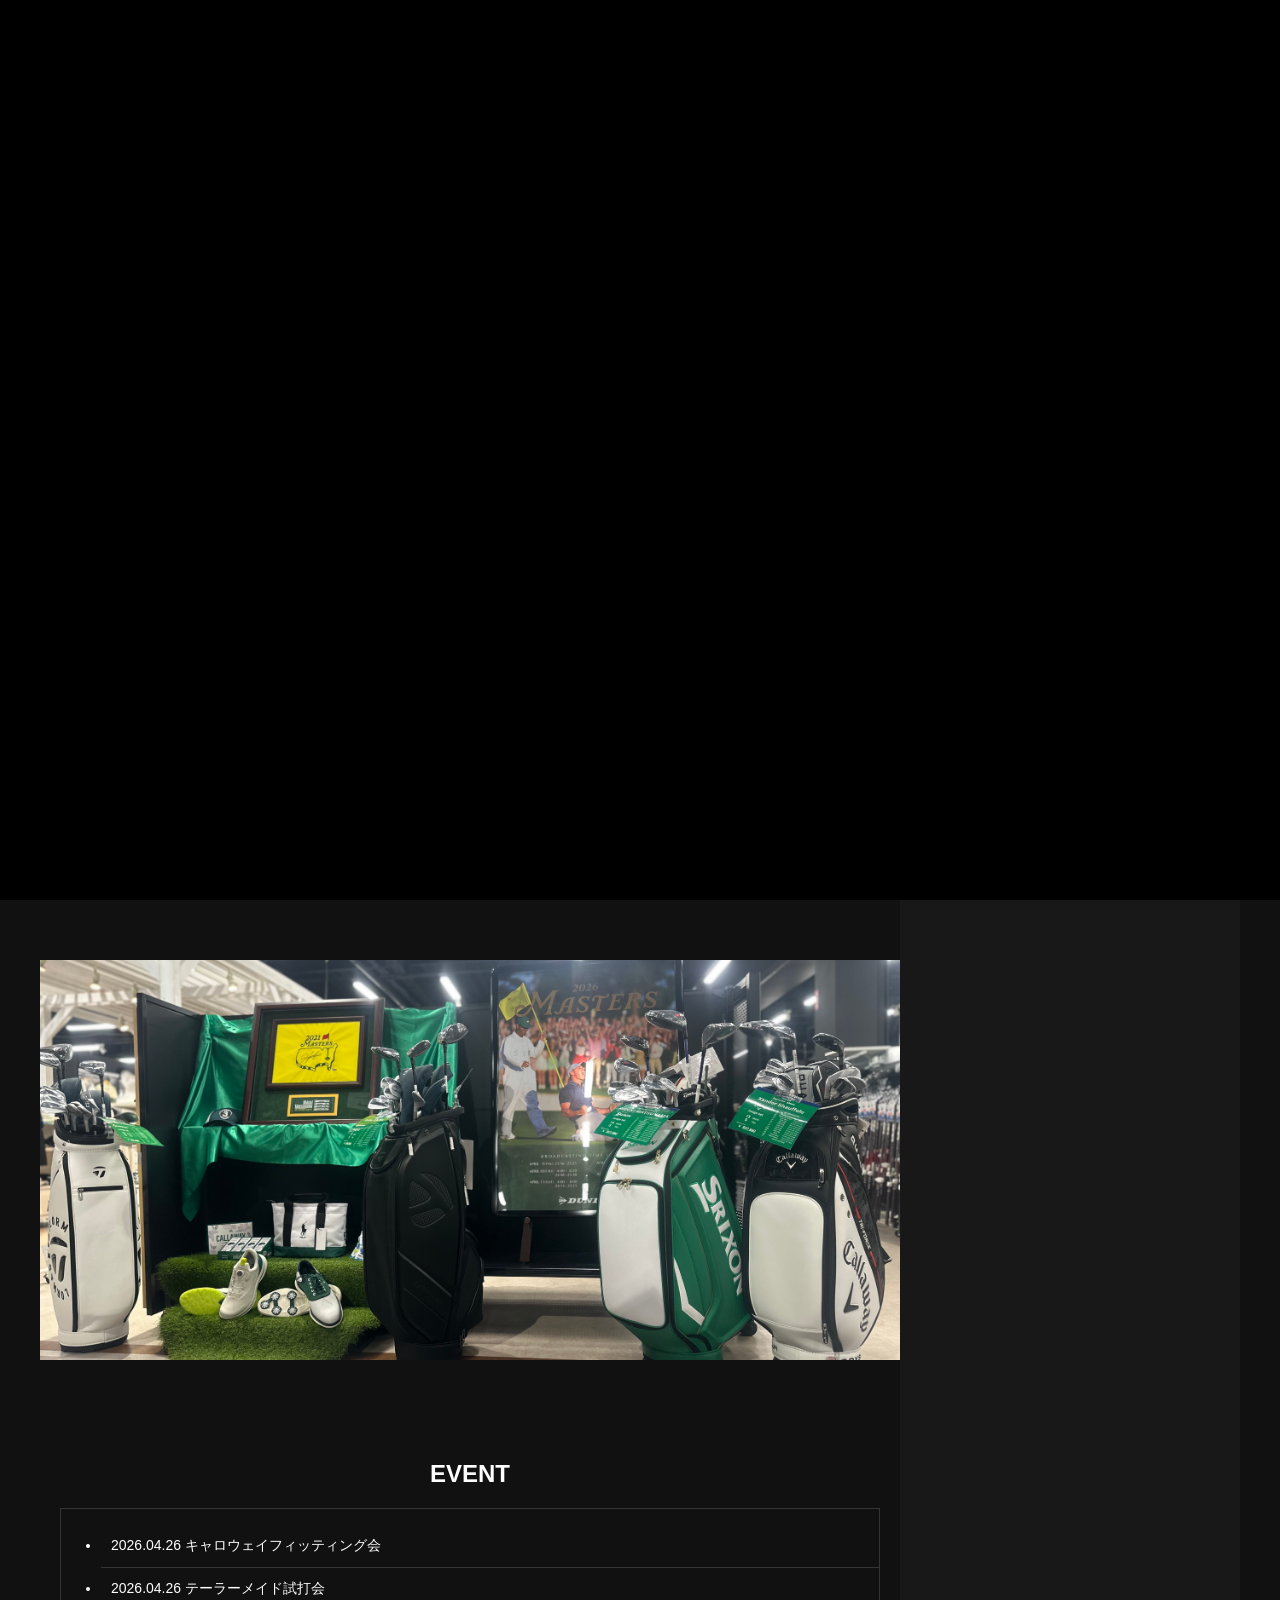
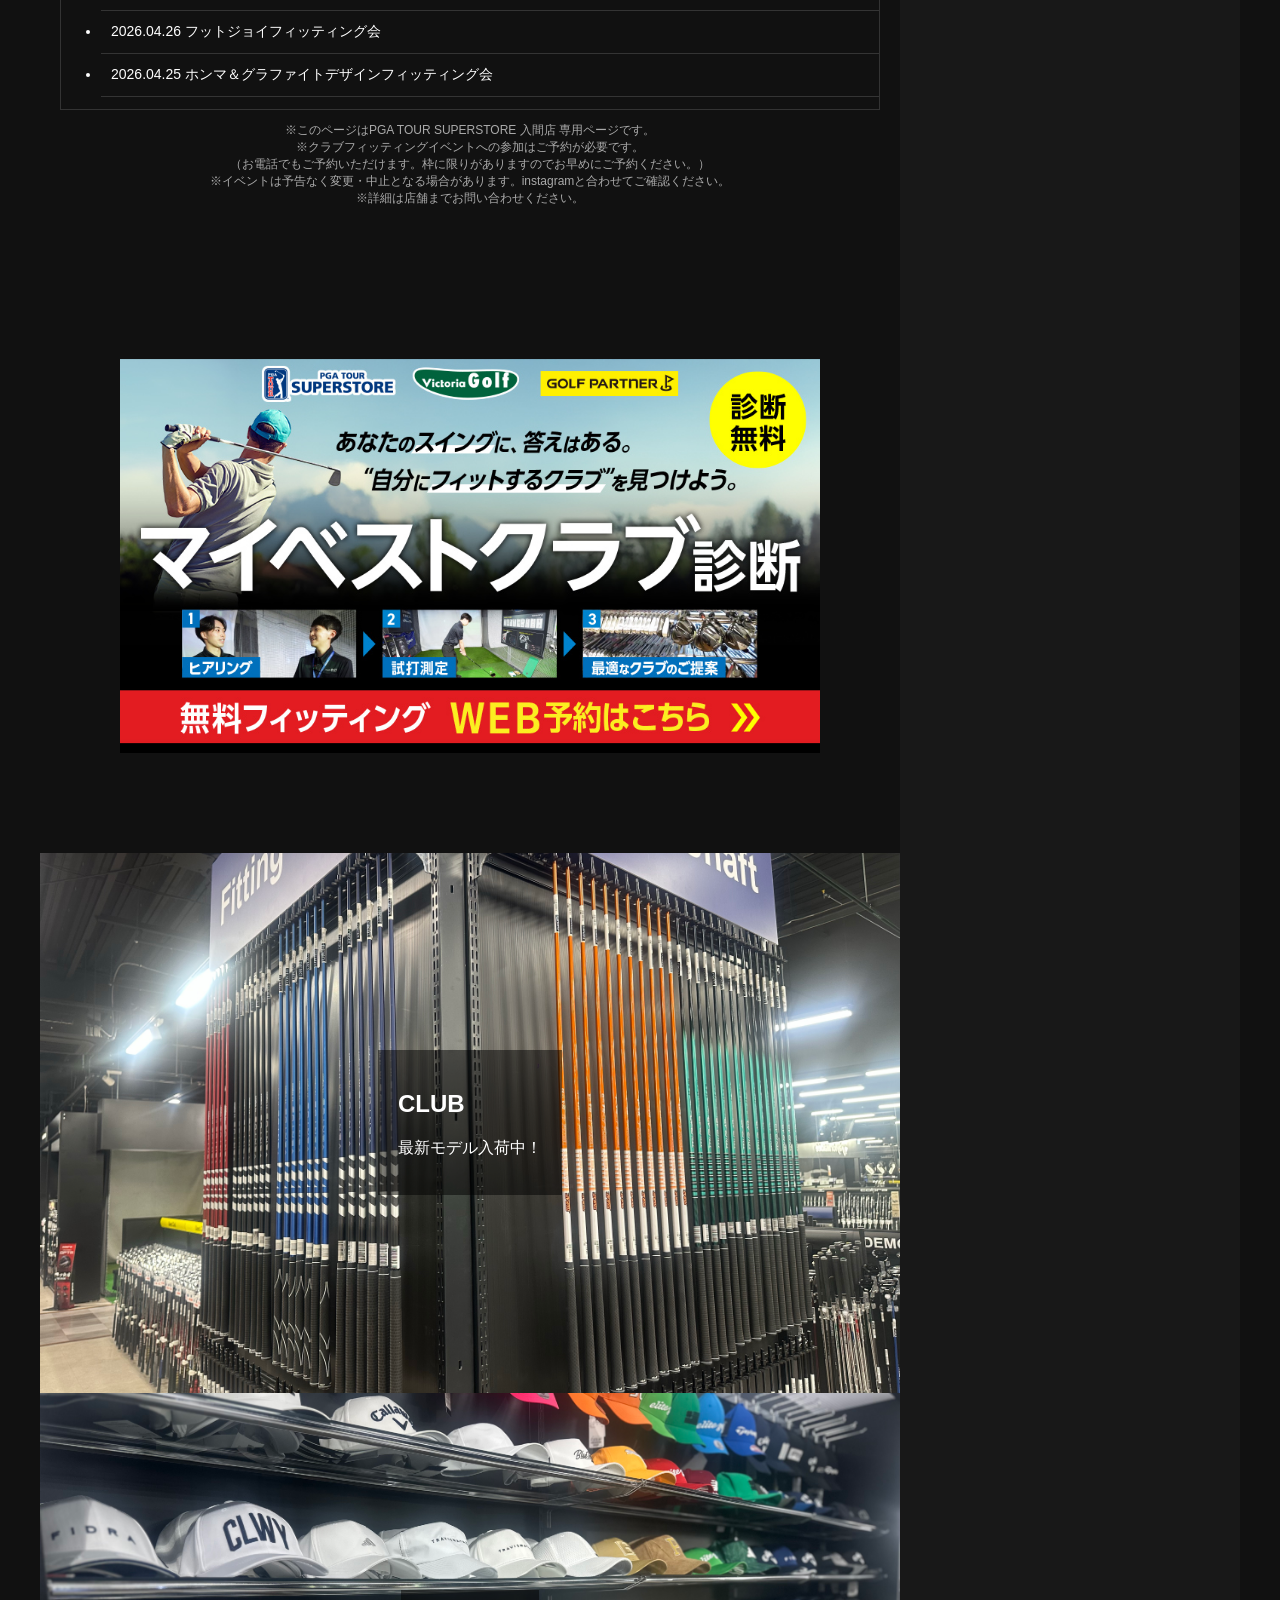
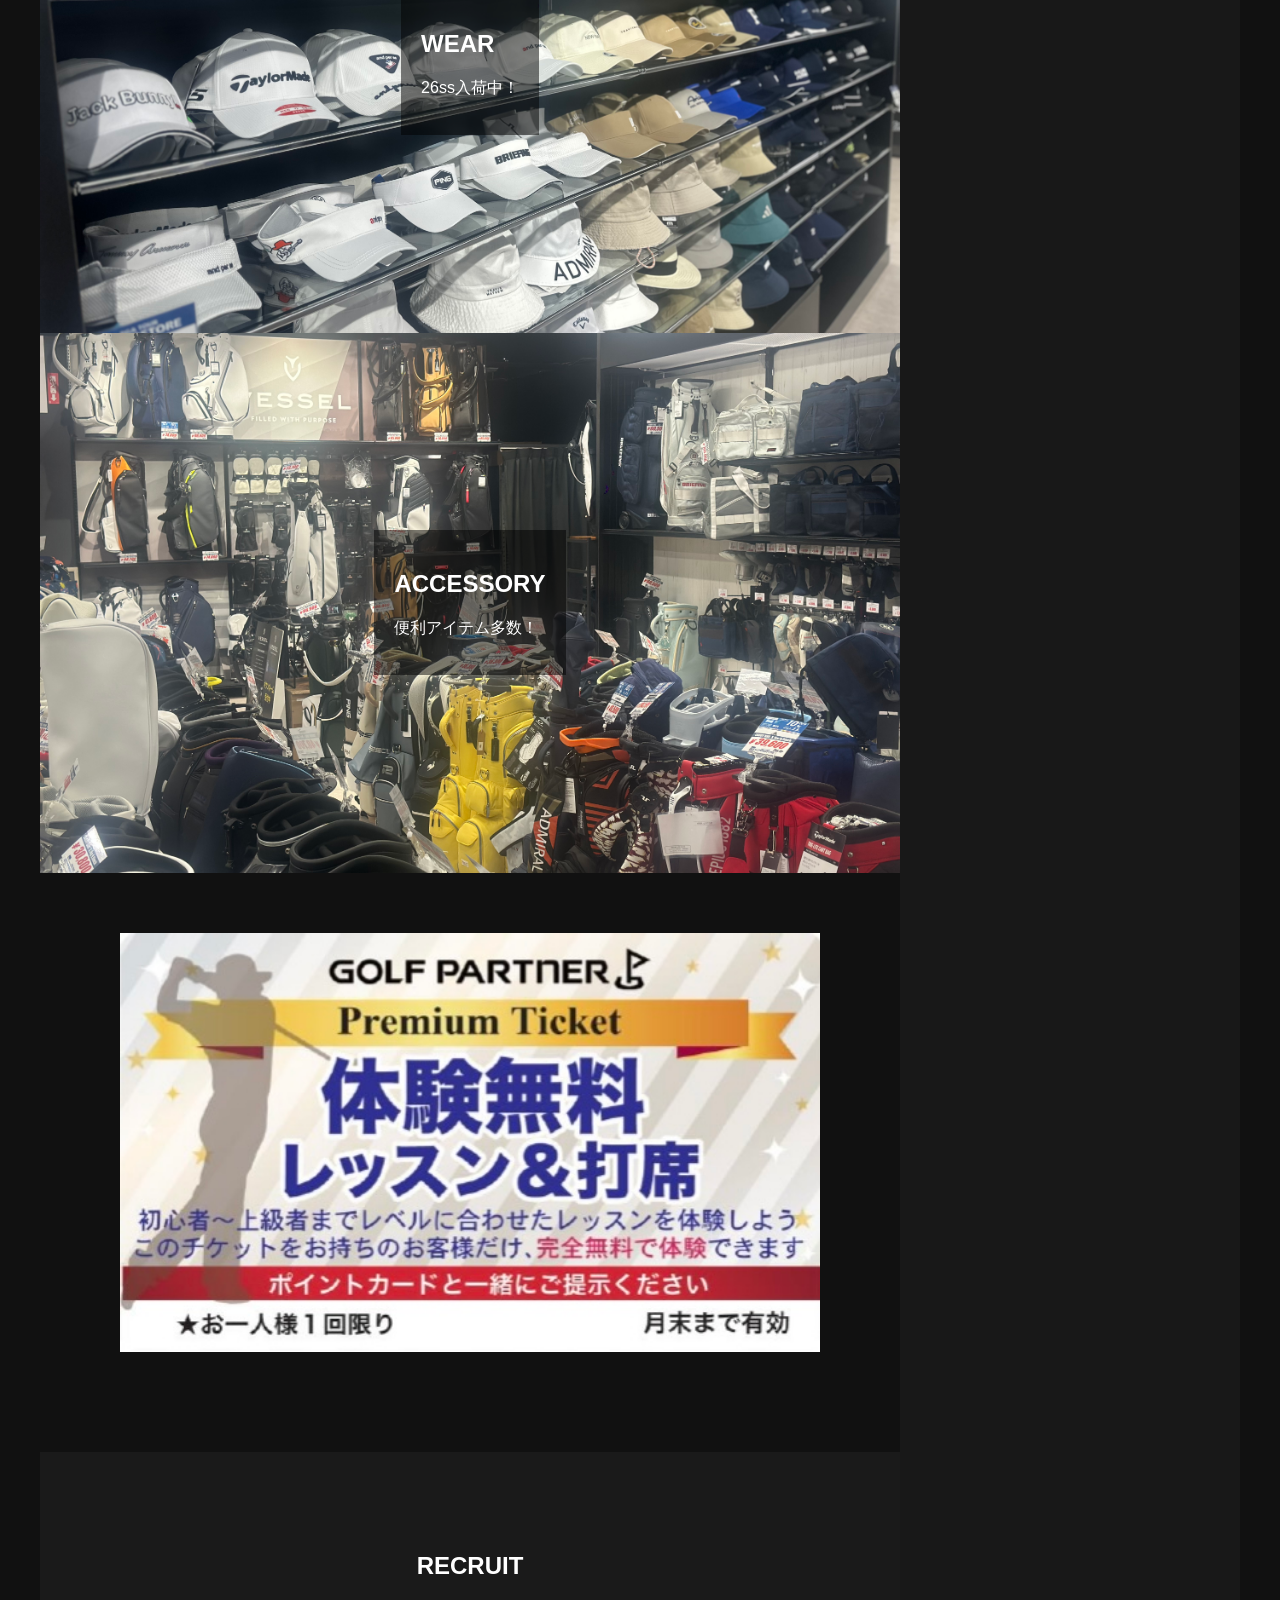
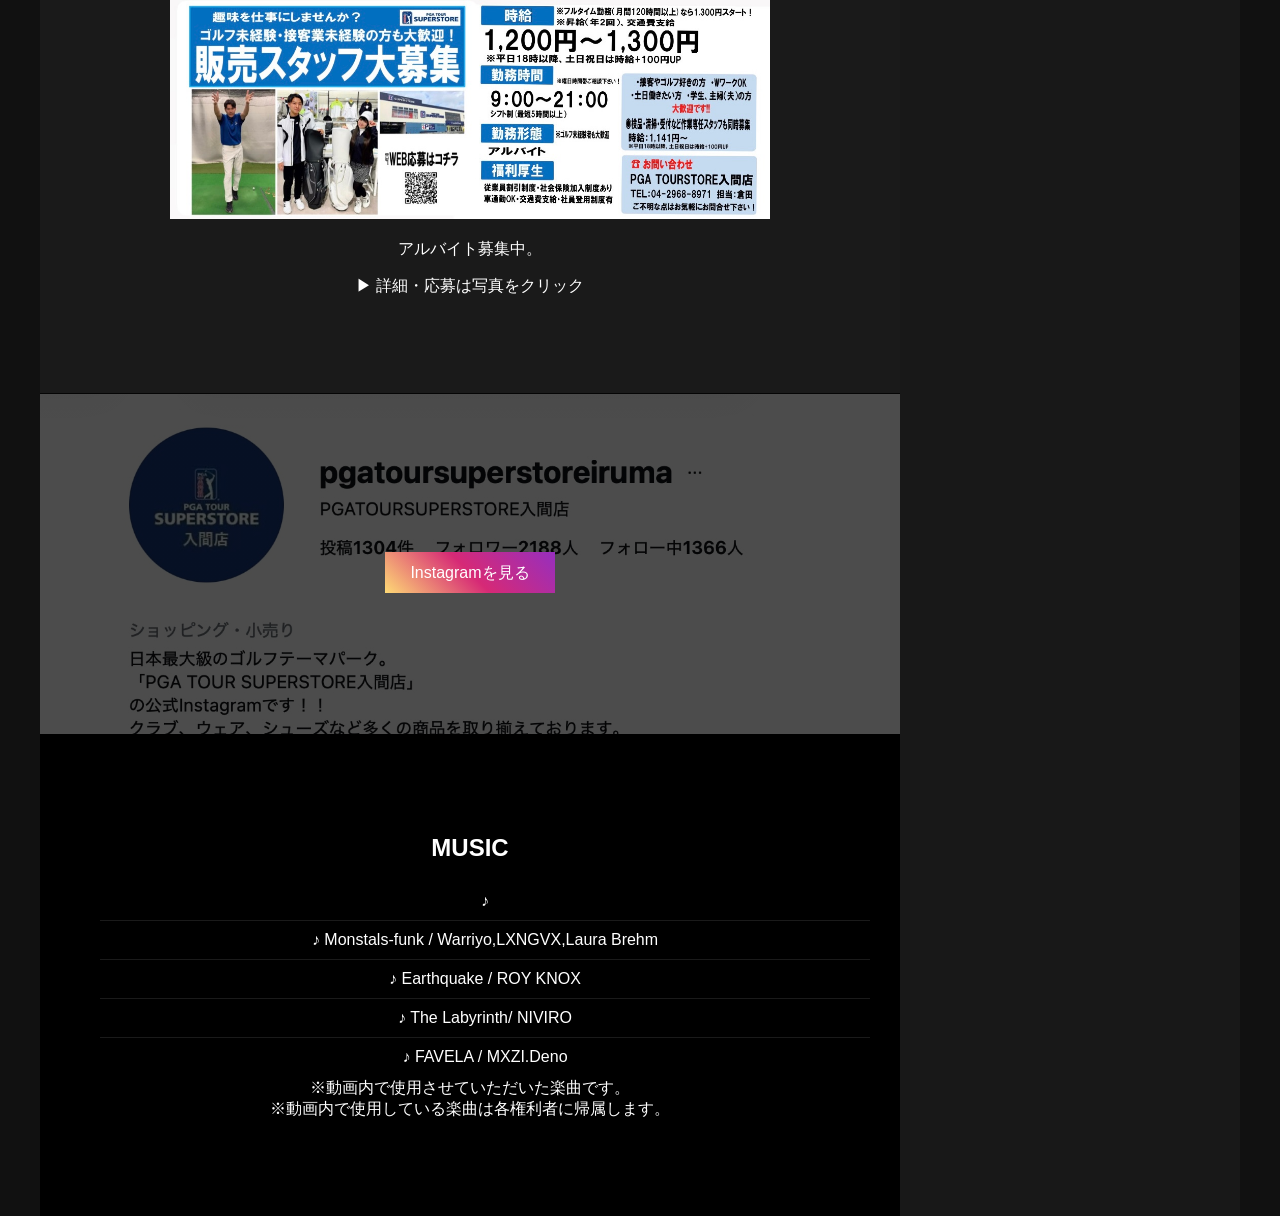
<file: index.html>
<!DOCTYPE html>
<html lang="ja">
<head>
<meta charset="UTF-8">
<meta name="viewport" content="width=device-width, initial-scale=1.0">
<title>Golf Shop</title>
<link rel="stylesheet" href="style.css">
<meta name=”robots” content=”noindex” >
</head>

<body>

<!-- 🔄 ローディング -->
<div id="loading">
  <video autoplay muted playsinline id="loading-video">
    <source src="meramera.mp4" type="video/mp4">
  </video>
</div>

<div class="container">

  <div class="main">

    <!-- 🔥 トップ -->
    <section class="hero"></section>

    <!-- 🖼 スライド -->
    <section class="slider fade">
      <img src="IMG_6114.jpeg" class="slide active">
      <img src="IMG_6111.jpeg" class="slide">
      <img src="IMG_6113.jpeg" class="slide">
    </section>

    <!-- 📅 イベント -->
    <section class="section fade">
      <h2>EVENT</h2>

      <div class="event-box">
        <ul>
          <li>2026.04.26 キャロウェイフィッティング会</li>
          <li>2026.04.26 テーラーメイド試打会</li>
          <li>2026.04.26 フットジョイフィッティング会</li>
          <li>2026.04.25 ホンマ＆グラファイトデザインフィッティング会</li>
          <li>2026.04.25 パターフィッティング会</li>
          <li>2026.04.15 タイトリストフィッティング会</li>
        </ul>
      </div>

      <div class="event-note">
        <p>
          ※このページはPGA TOUR SUPERSTORE 入間店 専用ページです。<br>
          ※クラブフィッティングイベントへの参加はご予約が必要です。<br>
          （お電話でもご予約いただけます。枠に限りがありますのでお早めにご予約ください。）<br>
          ※イベントは予告なく変更・中止となる場合があります。instagramと合わせてご確認ください。<br>
          ※詳細は店舗までお問い合わせください。
        </p>
      </div>
    </section>

    <!-- 🔗 バナー -->
    <section class="link-banner fade">
      <a href="https://mygolf.supersports.com/saitama-iruma" target="_blank">
        <img src="bestclub.JPG" alt="ゴルフ案内">
      </a>
    </section>

    <!-- 🏌️ クラブ -->
<section class="bg-slider fade" id="club">

  <img src="torakkuman.jpeg" class="bg-img active">
  <img src="shaft.jpeg" class="bg-img">
  <img src="club.jpeg" class="bg-img">

  <div class="overlay">
    <h2>CLUB</h2>
    <p>最新モデル入荷中！</p>
  </div>
</section>

<!-- 👕 ウェア -->
<section class="bg-slider fade" id="wear">

  <img src="wear.jpeg" class="bg-img active">
  <img src="cap.jpeg" class="bg-img">
  <img src="shoes.jpeg" class="bg-img">

  <div class="overlay">
    <h2>WEAR</h2>
    <p>26ss入荷中！</p>
  </div>
</section>

<!-- 🎒 小物 -->
<section class="bg-slider fade" id="acc">

  <img src="distance meter.jpeg" class="bg-img active">
  <img src="bag.jpeg" class="bg-img">
  <img src="ball.jpeg" class="bg-img">

  <div class="overlay">
    <h2>ACCESSORY</h2>
    <p>便利アイテム多数！</p>
  </div>
</section>

    <!-- 🔗 練習場 -->
    <section class="link-banner fade">
      <a href="https://www.golfpartner.co.jp/drivingrange/entry/" target="_blank">
        <img src="lesson.jpg" alt="ゴルフ練習場">
      </a>
    </section>

    <!-- 💼 求人 -->
    <section class="section dark fade">
      <h2>RECRUIT</h2>

      <a href="https://golfpartner-job.net/jobfind-pc/job/All/4917" target="_blank">
        <img src="recruit.jpg" class="recruit-img" alt="求人">
      </a>

      <p>アルバイト募集中。</p>
      <p>▶ 詳細・応募は写真をクリック</p>
    </section>

    <!-- 📱 インスタ -->
    <section class="section fade insta-section">
      <h2></h2>
      <a href="https://www.instagram.com/pgatoursuperstoreiruma?igsh=MXhyOHNycWhhazNqeQ==" class="insta-btn">
        Instagramを見る
      </a>
    </section>

    <!-- 🎵 MUSIC -->
    <section class="section fade music-section">
      <h2>MUSIC</h2>

      <ul class="music-list">
        <li>♪ </li>
        <li>♪ Monstals-funk / Warriyo,LXNGVX,Laura Brehm</li>
        <li>♪ Earthquake / ROY KNOX</li>
        <li>♪ The Labyrinth/ NIVIRO</li>
        <li>♪ FAVELA / MXZI,Deno</li>
        <li>♪ Popsicle / LFZ</li>
        <li>♪ Fingertips / Kisma</li>
        <li>♪ Freakshow / Dirty Palm,LexBlaze</li>
        <li>♪ My Heart / Different Heaven,EH!DE</li>
        <li>♪ Duckstep / Teminite,Chime</li>
        <li>♪ On&On / Cartoon,Jeja,Daniel Levi</li>
        <li>♪ Overdrive / ZEXSING,MXRCURY,Pharmagut</li>
        <li>♪ Upside Down / Romel,lrina</li>
        <li>♪ Your Story / Kei Morimoto</li>
        <li>♪ Lust Summer / TELL YOUR STORY music by lkson</li>
        <li>♪ We Are One / Vexento</li>
        <li>♪ Adventures / A Himitsu</li>
        <li>♪ The Other Side / Elektronomia</li>
        <li>♪ Let's Go / JAXSON GAMBLE</li>
        <li>♪ Energy / Elektronomia</li>
        <li>♪ Memes / NIVIRO</li>
        <li>♪ What Makes You Beautiful / One Direction</li>
        <li>♪ Puzzle / RetroVision</li>
        <li>♪ Loneliness / LONI</li>
        <li>♪ Die with a Smile / CECILIA</li>
        <li>♪ Discovery / Electro-Light</li>
        <li>♪ 909 Grime / Klaytom</li>
        <li>♪ Shape of You / Ed Sheeran</li>
        
        
      </ul>

      <p class="music-note">
        ※動画内で使用させていただいた楽曲です。<br>
        ※動画内で使用している楽曲は各権利者に帰属します。
      </p>
    </section>

  </div>

  <!-- サイドバー -->
  <div class="sidebar">
    <h3>ACCESS</h3>
    <h4>住所</h4>
    <a>〒358-0014</a><br>
    <a>埼玉県入間市宮寺2982</a><br>
    <a href="car.html">▶ お車でお越しの方</a><br>
    <a href="train.html">▶ 公共交通機関でお越しの方</a>

    <h4>電話番号</h4>
    <a>04-2968-8971</a>
    <h4>営業時間</h4>
    <a>[平日]11:00〜20:00</a><br>
    <a>[土日祝]10:00〜20:00</a><br>
    <a>※（棚卸し、その他事情により休業させていただく場合がございます）</a>
  
  </div>

</div>

<script>
// 🔥 トップスライド
let index = 0;
const slides = document.querySelectorAll(".slide");

setInterval(() => {
  slides[index].classList.remove("active");
  index = (index + 1) % slides.length;
  slides[index].classList.add("active");
}, 1000);


// 🔥 bgフェード
function bgFade(id){
  const imgs = document.querySelectorAll(`#${id} .bg-img`);
  let i = 0;

  setInterval(() => {
    imgs[i].classList.remove("active");
    i = (i + 1) % imgs.length;
    imgs[i].classList.add("active");
  }, 3000);
}

bgFade("club");
bgFade("wear");
bgFade("acc");


// 🔥 ローディング
const video = document.getElementById("loading-video");
video.addEventListener("ended", () => {
  const loading = document.getElementById("loading");
  loading.classList.add("fade-out");
  setTimeout(() => {
    loading.style.display = "none";
  }, 1000);
});




// フェード
const fades = document.querySelectorAll('.fade');
window.addEventListener('scroll', () => {
  const trigger = window.innerHeight * 0.8;
  fades.forEach(el => {
    if (el.getBoundingClientRect().top < trigger) {
      el.classList.add('show');
    }
  });
});
</script>

</body>
</html>
</file>
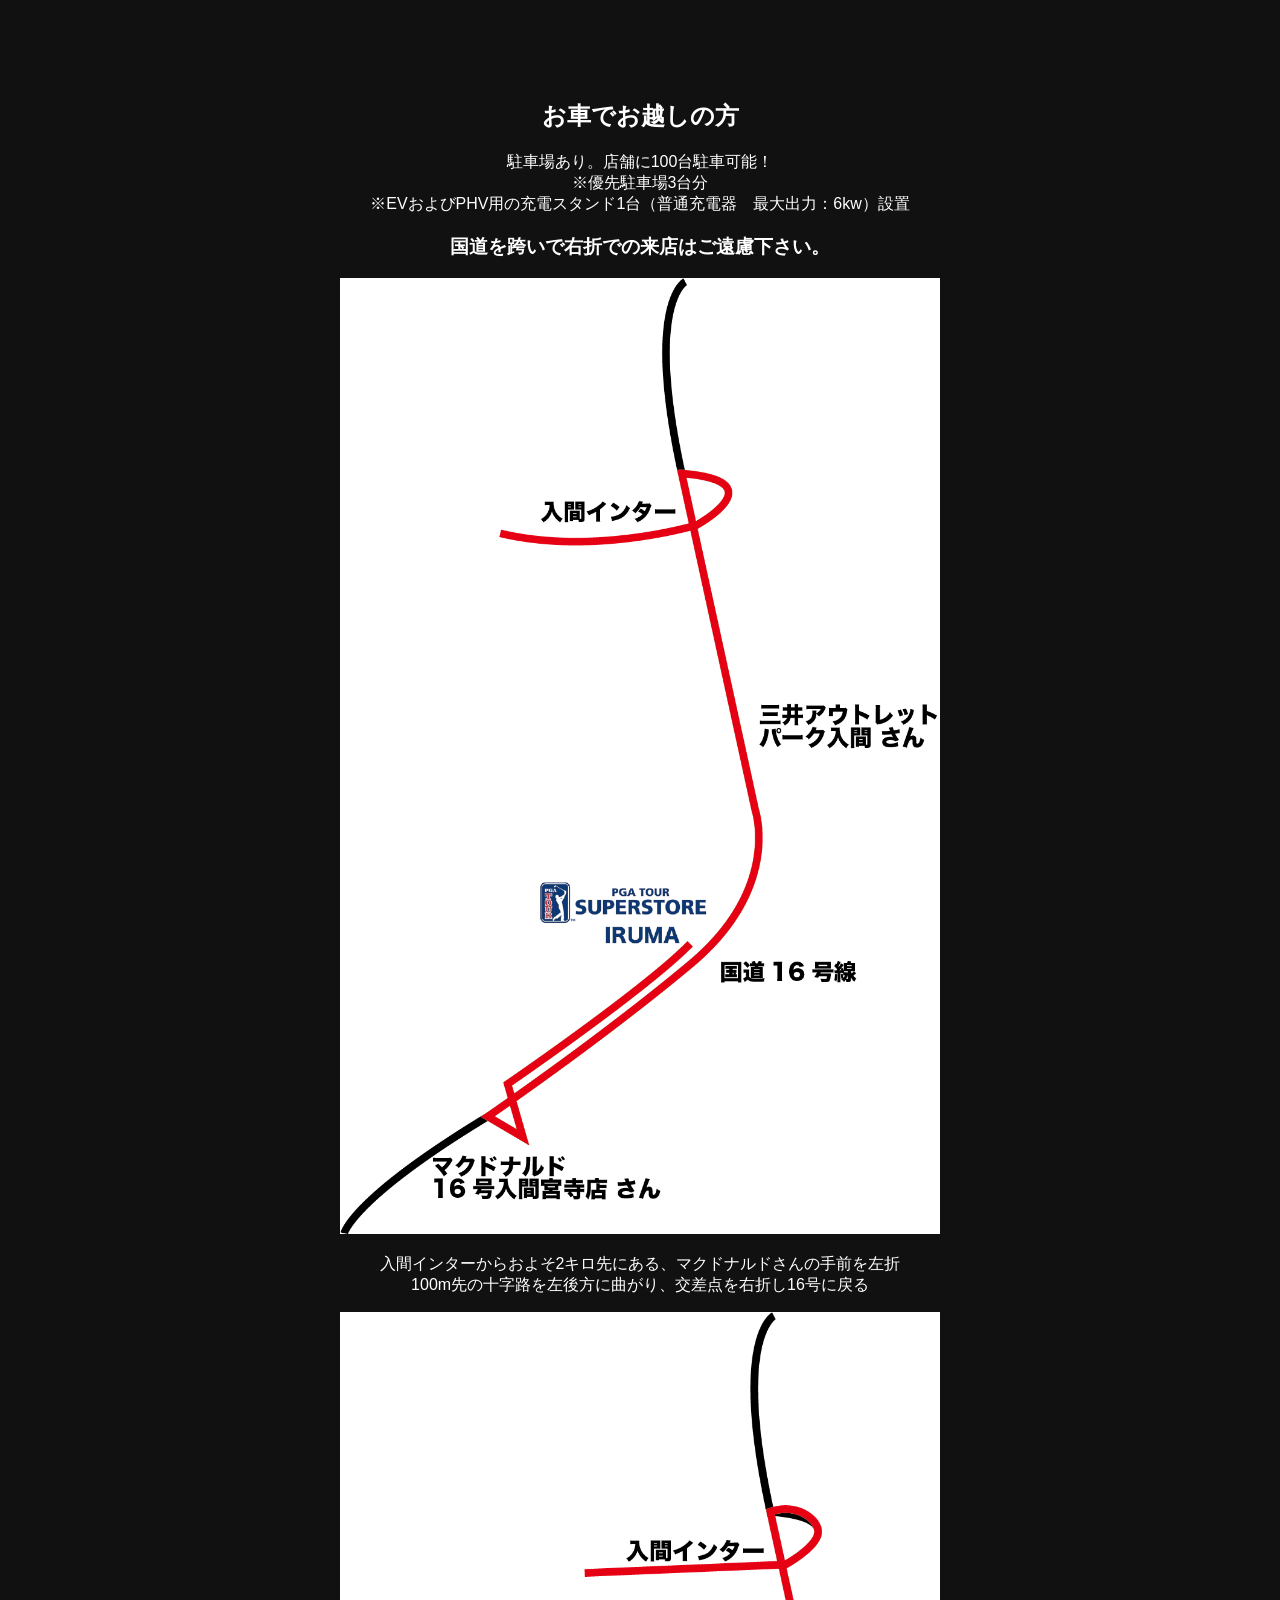
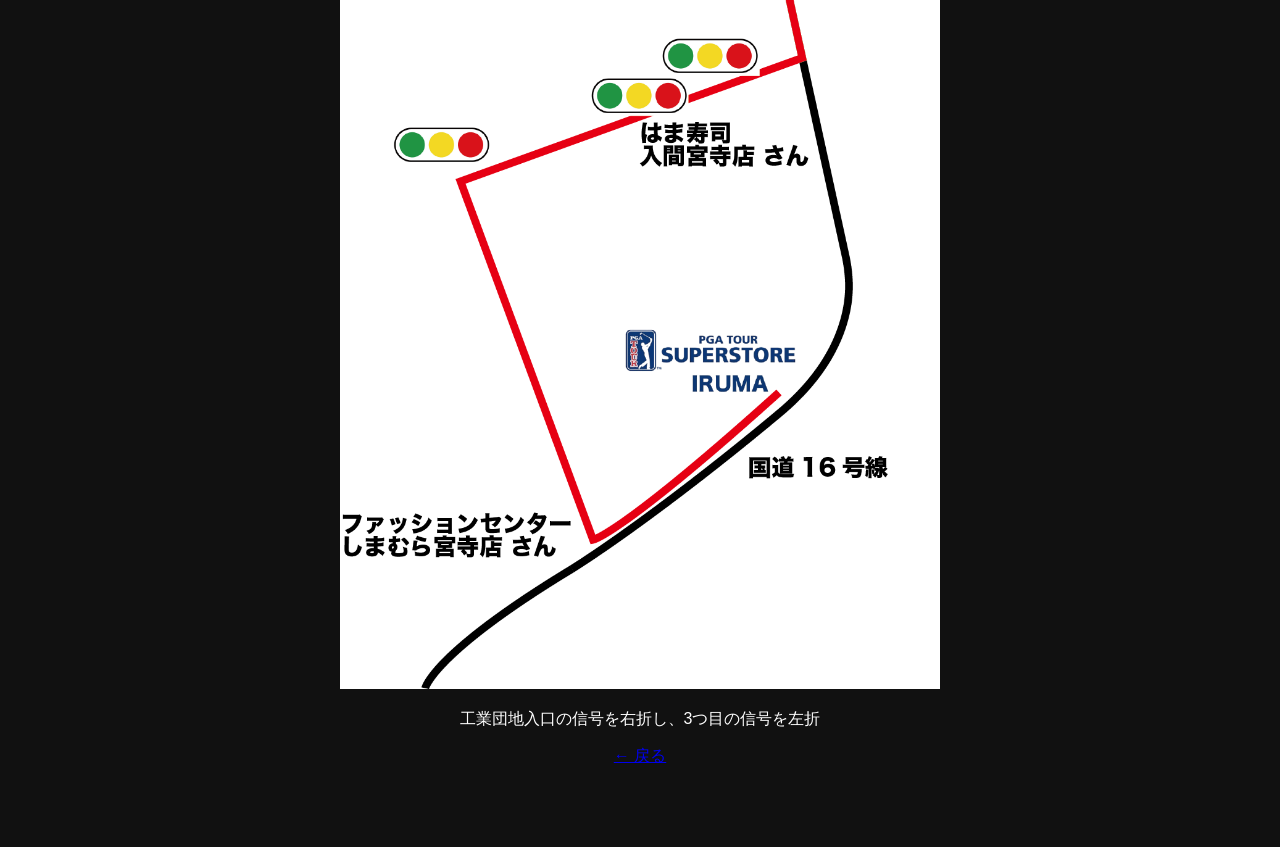
<file: car.html>
<!DOCTYPE html>
<html lang="ja">
<head>
  <meta charset="UTF-8">
  <title>車でのアクセス</title>
  <link rel="stylesheet" href="style.css">
  <meta name=”robots” content=”noindex” >
</head>

<body>

<section class="section">
  <h2>お車でお越しの方</h2>
  
  <p>駐車場あり。店舗に100台駐車可能！<br>
    ※優先駐車場3台分<br>
    ※EVおよびPHV用の充電スタンド1台（普通充電器　最大出力：6kw）設置

  </p>

  <h3>国道を跨いで右折での来店はご遠慮下さい。</h3>



  <img src="for PGA.png" style="width:100%; max-width:600px;"><br>
  <p>入間インターからおよそ2キロ先にある、マクドナルドさんの手前を左折<br>
    100m先の十字路を左後方に曲がり、交差点を右折し16号に戻る
  </p>


  <img src="for PGA2.png" style="width:100%; max-width:600px;"><br>
  <p>工業団地入口の信号を右折し、3つ目の信号を左折<br>


  </p>

  <a href="index.html">← 戻る</a>
</section>

</body>
</html>
</file>
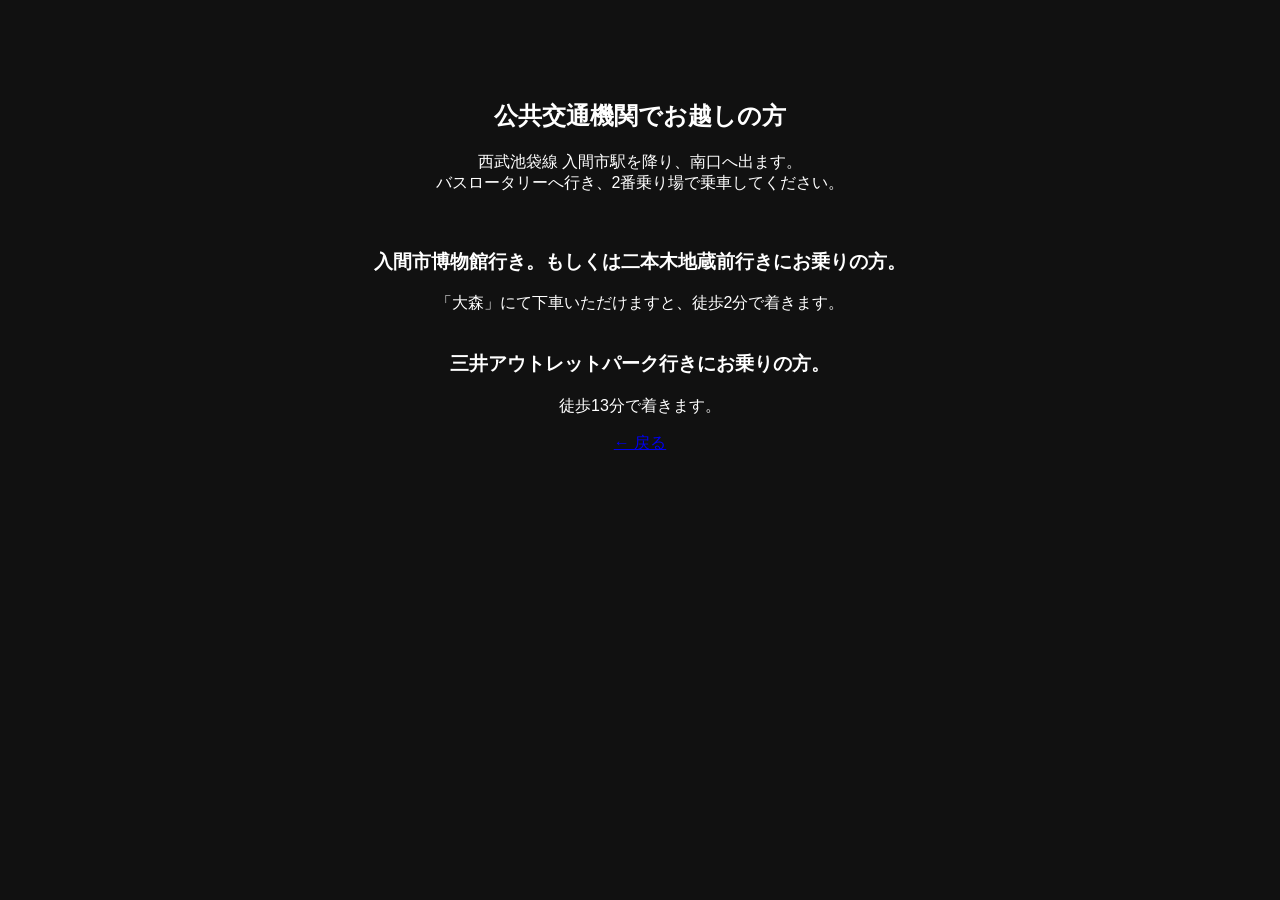
<file: train.html>
<!DOCTYPE html>
<html lang="ja">
<head>
  <meta charset="UTF-8">
  <title>電車でのアクセス</title>
  <link rel="stylesheet" href="style.css">
  <meta name=”robots” content=”noindex” >
</head>

<body>

<section class="section">
  <h2>公共交通機関でお越しの方</h2>
  <p>西武池袋線 入間市駅を降り、南口へ出ます。<br>
    バスロータリーへ行き、2番乗り場で乗車してください。<br>
    <br>
    <br>
    <h3>入間市博物館行き。もしくは二本木地蔵前行きにお乗りの方。</h3>
    「大森」にて下車いただけますと、徒歩2分で着きます。<br>
    <br>
    <h3>三井アウトレットパーク行きにお乗りの方。</h3>
    徒歩13分で着きます。

  </p>

  <a href="index.html">← 戻る</a>
</section>

</body>
</html>
</file>
<file: style.css>
body {
  margin:0;
  font-family:sans-serif;
  background:#111;
  color:#fff;
}

/* ローディング */
#loading {
  position:fixed;
  width:100%;
  height:100%;
  background:#000;
  display:flex;
  justify-content:center;
  align-items:center;
  z-index:9999;
}

#loading-video {
  width:100%;
  height:100%;
  object-fit:cover;
}

#loading.fade-out {
  opacity:0;
  transition:1s;
}

/* レイアウト */
.container {
  display:flex;
  max-width:1200px;
  margin:0 auto;
}

.main {
  flex:1;
}

.sidebar {
  width:300px;
  padding:20px;
  background:#181818;
}

/* トップ */
.hero {
  height:100vh;
  background:url("pgasoto.jpeg") center/cover no-repeat;
}

/* スライド */
.slider {
  position:relative;
  height:400px;
  margin-top:60px;
}

.slide {
  position:absolute;
  width:100%;
  height:100%;
  object-fit:cover;
  opacity:0;
  transition:1s;
}

.slide.active {
  opacity:1;
}

/* セクション */
.section {
  padding:80px 20px;
  text-align:center;
}

.dark {
  background:#1a1a1a;
}

/* イベント */
.event-box {
  max-height:200px;
  overflow:auto;
  border:1px solid #333;
}

.event-note {
  font-size:12px;
  color:#aaa;
}

/* バナー */
.link-banner img {
  width:100%;
  max-width:700px;
  transition:0.3s;
}

.link-banner img:hover {
  transform:scale(1.05);
}

/* 背景 */
.bg-slider {
  height:60vh;
  background-size:cover;
  background-position:center;
  display:flex;
  align-items:center;
  justify-content:center;
}

.overlay {
  background:rgba(0,0,0,0.5);
  padding:20px;
}

/* 求人 */
.recruit-img {
  width:100%;
  max-width:600px;
  transition:0.3s;
}

.recruit-img:hover {
  transform:scale(1.08);
}

/* インスタ */
.insta-section {
  background:url("insta.jpg") center/cover no-repeat;
  padding:100px 20px;
}

.insta-btn {
  padding:12px 25px;
  background:linear-gradient(45deg,#feda75,#d62976,#962fbf);
  color:#fff;
  text-decoration:none;
}

/* 音楽 */
.music-section {
  background:#000;
}

/* フェード */
.fade {
  opacity:0;
  transform:translateY(40px);
  transition:0.8s;
}

.fade.show {
  opacity:1;
  transform:translateY(0);
}

/* スマホ */
@media(max-width:768px){
  .container {flex-direction:column;}
  .sidebar {width:100%;}
}

.link-banner img {
  display: block;
  margin: 0 auto;   /* ←これが中央寄せの本体 */
}

.link-banner {
  padding: 60px 20px;
  margin-bottom: 40px;  /* ←これ追加 */
}

.insta-section {
  background:
    linear-gradient(rgba(0,0,0,0.7), rgba(0,0,0,0.7)),
    url("insta.jpg") center 1px/cover no-repeat;

  padding: 150px 20px;  /* ←ここ増やす */
}

.event-box li {
  padding: 12px 10px;
  border-bottom: 1px solid rgba(255,255,255,0.15); /* ←線を見やすく */
  font-size: 14px;
}

.event-box {
  text-align: left;   /* ←これが本体 */
}

.music-list {
  display: block;   /* ←これで縦並びに戻る */
}

.music-list {
  list-style: none;
  margin-top: 20px;
  display: block;
}

.music-list li {
  margin: 10px 0;
  display: block;
}

.music-list {
  list-style: none;
  margin-top: 20px;
  display: block;

  max-height: 180px;
  overflow-y: auto;
  padding-right: 10px;
}

.music-list li {
  margin: 0;
  padding: 10px 0;
  border-bottom: 1px solid rgba(255,255,255,0.1);
}

.music-list li:last-child {
  border-bottom: none;
}

.music-list::-webkit-scrollbar {
  width: 6px;
}

.music-list::-webkit-scrollbar-thumb {
  background: #555;
}

.bg-slider {
  position: relative;
  overflow: hidden;
}

.bg-slider::before,
.bg-slider::after {
  content: "";
  position: absolute;
  width: 100%;
  height: 100%;
  top: 0;
  left: 0;
  background-size: cover;
  background-position: center;
  transition: opacity 1s ease;
}

.bg-slider::before {
  opacity: 1;
}

.bg-slider::after {
  opacity: 0;
}

.bg-slider {
  position: relative;
  height: 60vh;
  overflow: hidden;
}

/* 画像 */
.bg-img {
  position: absolute;
  width: 100%;
  height: 100%;
  object-fit: cover;

  opacity: 0;
  transition: opacity 1s ease;
}

/* 表示中 */
.bg-img.active {
  opacity: 1;
}

/* テキスト */
.overlay {
  position: relative;
  z-index: 2;
  background: rgba(0,0,0,0.5);
  padding: 20px;
}
</file>
